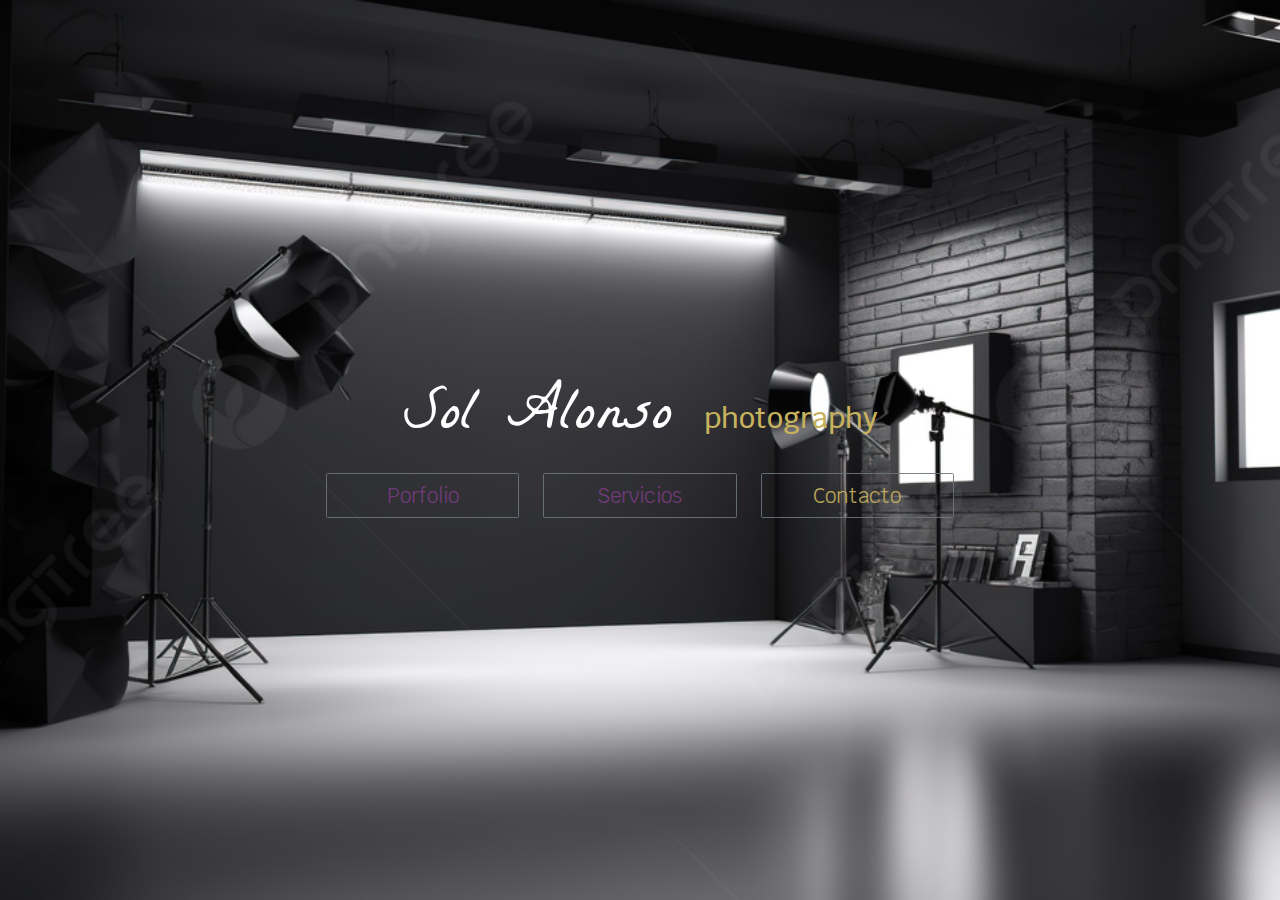
<file: index.html>
<!DOCTYPE html>
<html lang="en">
<head>
    <meta charset="UTF-8">
    <meta name="viewport" content="width=device-width, initial-scale=1.0">
    <link rel="icon" type="image/x-icon" href="./camara-favi.png">
    <title>Sol-fotografias</title>
    <link href="https://cdn.jsdelivr.net/npm/bootstrap@5.3.3/dist/css/bootstrap.min.css" rel="stylesheet" integrity="sha384-QWTKZyjpPEjISv5WaRU9OFeRpok6YctnYmDr5pNlyT2bRjXh0JMhjY6hW+ALEwIH" crossorigin="anonymous">
    <link rel="stylesheet" href="estilos.css">
    <link rel="stylesheet" href="https://cdn.jsdelivr.net/npm/bootstrap-icons@1.11.3/font/bootstrap-icons.min.css">
    <link rel="preconnect" href="https://fonts.googleapis.com">
    <link rel="preconnect" href="https://fonts.gstatic.com" crossorigin>
    <link href="https://fonts.googleapis.com/css2?family=Bona+Nova+SC:ital,wght@0,400;0,700;1,400&family=Krub:ital,wght@0,200;0,300;0,400;0,500;0,600;0,700;1,200;1,300;1,400;1,500;1,600;1,700&family=La+Belle+Aurore&display=swap" rel="stylesheet">
</head>
<body class="bg-succes row align-items-center justify-content-center vh-100" id="contenedor-foto">

    <div class="col-sm-6  text-center" >
        <h1>Sol Alonso 
            <span>photography</span>
        </h1>
        <div class="row">
            <div class="col-12 col-md-4 mt-2">
                <a class="btn btn-outline-secondary boton" href="porfolio.html" role="button">Porfolio</a>
            </div>
            <div class="col-12 col-md-4 mt-2">
                <a class="btn btn-outline-secondary boton" href="servicios.html" role="button">Servicios</a> 
            </div>
            <div class="col-12 col-md-4 mt-2">
                <a class="btn btn-outline-secondary boton-c" href="formulario.html" role="button">Contacto</a>
            </div>
          </div>
    </div>
<script src="https://cdn.jsdelivr.net/npm/bootstrap@5.3.3/dist/js/bootstrap.bundle.min.js" integrity="sha384-YvpcrYf0tY3lHB60NNkmXc5s9fDVZLESaAA55NDzOxhy9GkcIdslK1eN7N6jIeHz" crossorigin="anonymous"></script>  
</body>
</html>
</file>
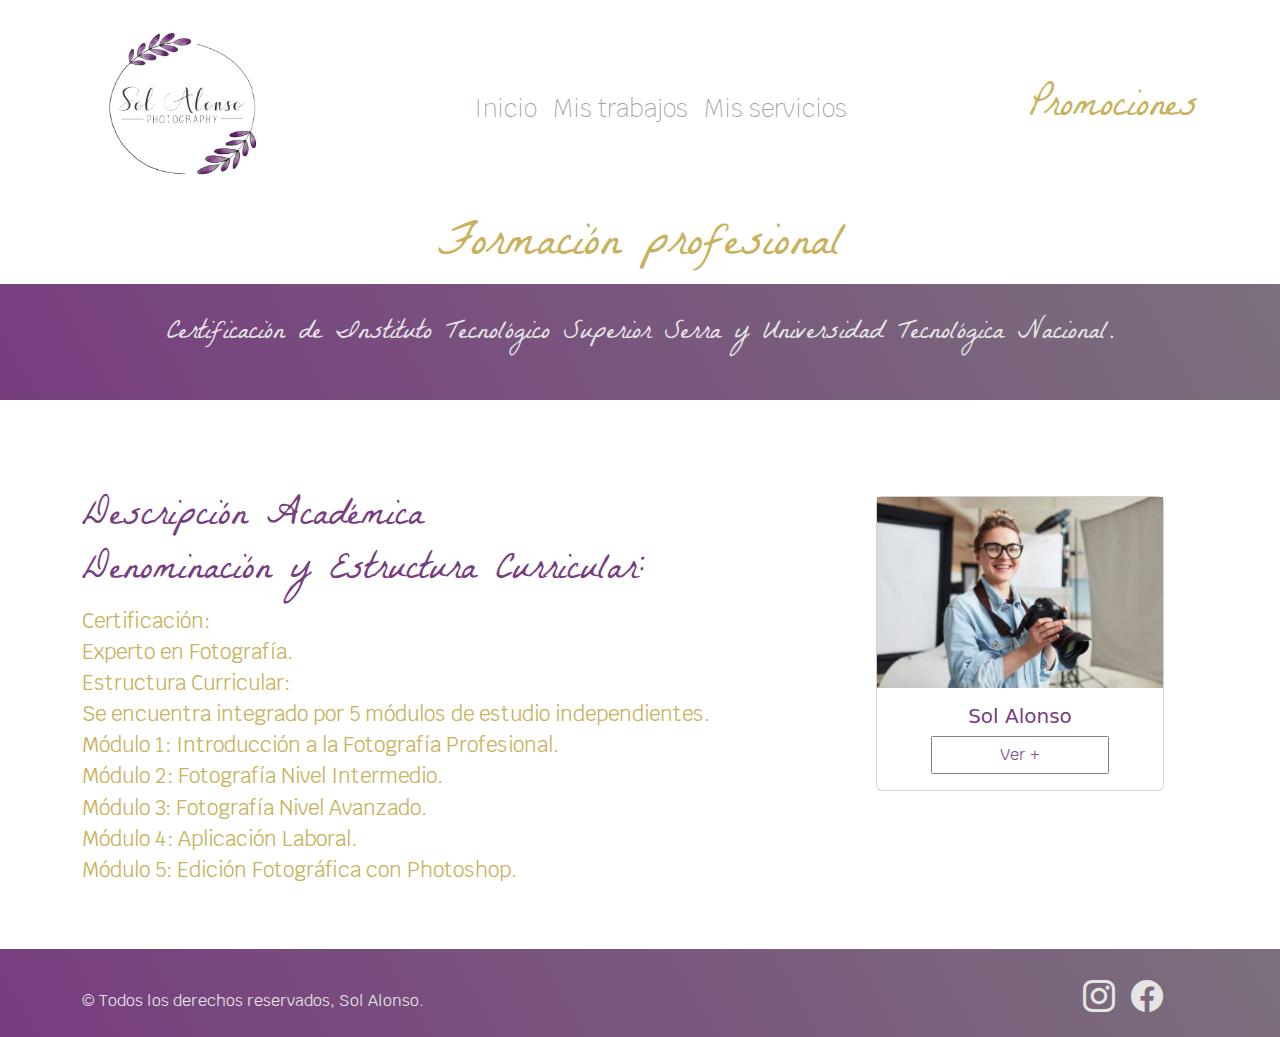
<file: formacion.html>
<!DOCTYPE html>
<html lang="en">
<head>
    <meta charset="UTF-8">
    <meta name="viewport" content="width=device-width, initial-scale=1.0">
    <link rel="icon" type="image/x-icon" href="./camara-favi.png">
    <title>Formación</title>
    <link href="https://cdn.jsdelivr.net/npm/bootstrap@5.3.3/dist/css/bootstrap.min.css" rel="stylesheet" integrity="sha384-QWTKZyjpPEjISv5WaRU9OFeRpok6YctnYmDr5pNlyT2bRjXh0JMhjY6hW+ALEwIH" crossorigin="anonymous">
    <link rel="stylesheet" href="estilos.css">
    <link rel="stylesheet" href="https://cdn.jsdelivr.net/npm/bootstrap-icons@1.11.3/font/bootstrap-icons.min.css">
    <link rel="preconnect" href="https://fonts.googleapis.com">
    <link rel="preconnect" href="https://fonts.gstatic.com" crossorigin>
    <link href="https://fonts.googleapis.com/css2?family=Bona+Nova+SC:ital,wght@0,400;0,700;1,400&family=Krub:ital,wght@0,200;0,300;0,400;0,500;0,600;0,700;1,200;1,300;1,400;1,500;1,600;1,700&family=La+Belle+Aurore&display=swap" rel="stylesheet">
</head>
<body>
<!--Barra nav-->
<div class="container">
<nav class="navbar navbar-expand-lg  barra-nav">
  <div class="container">
    <a class="navbar-brand" href="index.html">
        <img class="borde-logo" src="./logosol.png" alt="Sol Alonso">
    </a>
    <button class="navbar-toggler" type="button" data-bs-toggle="collapse" data-bs-target="#navbarNav" aria-controls="navbarNav" aria-expanded="false" aria-label="Toggle navigation">
      <span class="navbar-toggler-icon"></span>
    </button>
    <div class="collapse navbar-collapse" id="navbarNav">
      <ul class="navbar-nav">
        <li class="nav-item">
          <a class="nav-link active" aria-current="page" href="#"></a>
        </li>
        <li class="nav-item">
          <a class="nav-link" href="porfolio.html">Inicio</a>
        </li> 
        <li class="nav-item">
          <a class="nav-link" href="trabajos.html">Mis trabajos</a>
        </li>
        <li class="nav-item">
          <a class="nav-link" href="servicios.html">Mis servicios</a>
        </li>
      </ul>
    </div>
  </div>
  <a class="nav-link" id="color-a" href="promo.html">Promociones</a>
</nav>     
</div>

<main>
    <div class="container text-center mt-5">
        <h2>Formación profesional</h2>
    </div>
    <div class="container-fluid text-center mt-2 contenedor-p">
        <p id="color-p">Certificación de Instituto Tecnológico Superior Serra y Universidad Tecnológica Nacional.</p>
    </div>   
    <div class="container mt-5">
        <div class="row">
            <div class="col-8 mt-5 d-none d-md-block ">
                <h3>Descripción Académica</h3>
                <h3>Denominación y Estructura Curricular:</h3>
                    <p id="p-parrafo"> 
                      Certificación: <br> Experto en Fotografía. <br>
                      Estructura Curricular: <br> Se encuentra integrado por 5 módulos de estudio independientes. <br>
                      Módulo 1: Introducción a la Fotografía Profesional. <br> 
                      Módulo 2: Fotografía Nivel Intermedio. <br>
                      Módulo 3: Fotografía Nivel Avanzado. <br>
                      Módulo 4: Aplicación Laboral. <br>
                      Módulo 5: Edición Fotográfica con Photoshop. <br> 
                    </p>          
            </div>
            <div class="col-12 col-md-4 imag-quienes text-center mt-5">
                <div class="col d-flex justify-content-center">
                  <div class="card " style="width: 18rem;">
                    <img class="fotos-quienes" src="./solfotografa.jpg" class="card-img-top" alt="...">
                    <div class="card-body">
                      <h5 class="card-title">Sol Alonso</h5>
                      <!-- Button trigger modal -->
                      <button type="button" class="btn btn-outline-secondary boton-tarjeta" data-bs-toggle="modal" data-bs-target="#exampleModal">
                        Ver +
                      </button>
                      <!-- Modal -->
                      <div class="modal fade" id="exampleModal" tabindex="-1" aria-labelledby="exampleModalLabel" aria-hidden="true">
                        <div class="modal-dialog">
                          <div class="modal-content">
                            <div class="modal-header">
                              <h1 class="modal-title fs-5" id="exampleModalLabel">Especialista en Odontopediatría. </h1>
                              <button type="button" class="btn-close" data-bs-dismiss="modal" aria-label="Close"></button>
                            </div>
                            <div class="modal-body" id="letra-modal">
                                Mi viaje desde una rutina laboral educativa hasta convertirme en una apasionada
                                fotógrafa.
                                Confieso que mi corazón late más rápido al pulsar el botón de mi “máquina del tiempo”,
                                revelando así mi profundo amor por capturar momentos especiales.
                                Mi enfoque no es simplemente capturar imágenes, sino robar momentos, 
                                y mi sensibilidad se refleja en cada fotografía que tomo.
                            </div>
                            <div class="modal-footer">
                              <button type="button" class="btn btn-outline-secondary " data-bs-dismiss="modal">Inicio</button>
                            </div>
                          </div>
                        </div>
                      </div>
                    </div>
                  </div>
                </div>
                
            </div>
        </div>
    </div>
</main>

<footer class="pie mt-5">
    <div class="container">
      <div class="row">
        <div class="col-md-10 mt-3 d-flex align-items-center">
          <span class="pie-span mb-3 mb-md-0 ">© Todos los derechos reservados, Sol Alonso.</span>
        </div> 
        <ul class="col col-md-2 mt-4 justify-content-center list-unstyled d-flex">
          <li class="ms-3"><a class="iconos" href="https://www.instagram.com/?hl=es" target="_blank"><i class="bi bi-instagram"></i></a></li>
          <li class="ms-3"><a class="iconos" href="https://www.facebook.com/" target="_blank"><i class="bi bi-facebook"  ></i></a></li>
        </ul>
      </div>
    </div>
  </footer>        
  <script src="https://cdn.jsdelivr.net/npm/bootstrap@5.3.3/dist/js/bootstrap.bundle.min.js" integrity="sha384-YvpcrYf0tY3lHB60NNkmXc5s9fDVZLESaAA55NDzOxhy9GkcIdslK1eN7N6jIeHz" crossorigin="anonymous"></script>  
  </body>
  </html>
</file>
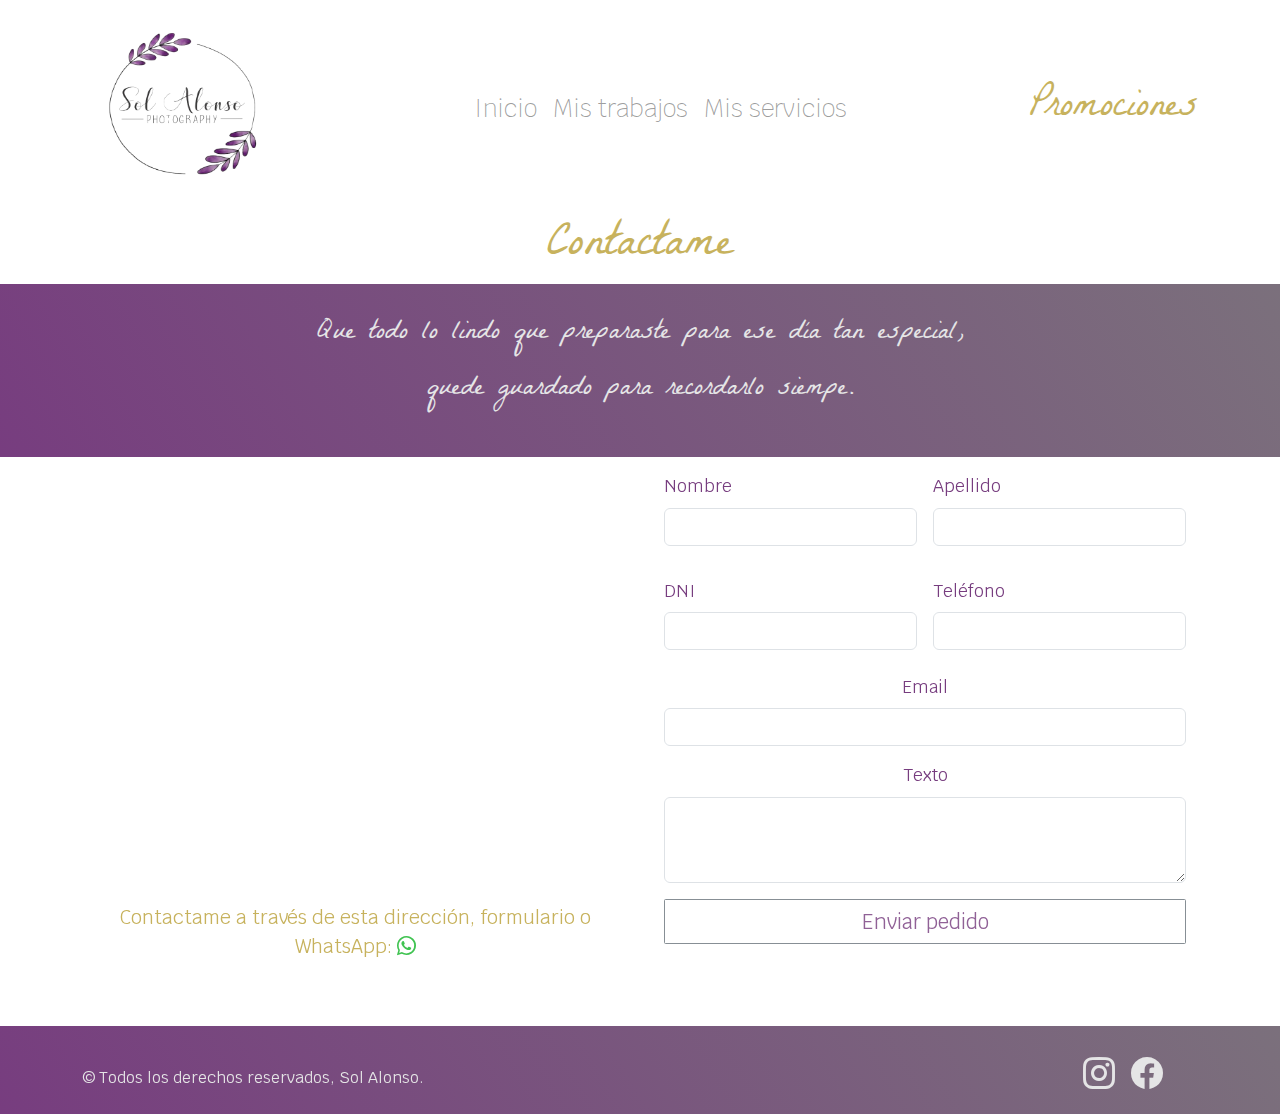
<file: formulario.html>
<!DOCTYPE html>
<html lang="en">
<head>
    <meta charset="UTF-8">
    <meta name="viewport" content="width=device-width, initial-scale=1.0">
    <link rel="icon" type="image/x-icon" href="./camara-favi.png">
    <title>Formulario</title>
    <link rel="stylesheet" href="https://cdn.jsdelivr.net/npm/bootstrap-icons@1.11.3/font/bootstrap-icons.min.css">
    <link href="https://cdn.jsdelivr.net/npm/bootstrap@5.3.3/dist/css/bootstrap.min.css" rel="stylesheet" integrity="sha384-QWTKZyjpPEjISv5WaRU9OFeRpok6YctnYmDr5pNlyT2bRjXh0JMhjY6hW+ALEwIH" crossorigin="anonymous">
    <link rel="stylesheet" href="estilos.css">
    <link rel="stylesheet" href="https://cdn.jsdelivr.net/npm/bootstrap-icons@1.11.3/font/bootstrap-icons.min.css">
    <link rel="preconnect" href="https://fonts.googleapis.com">
    <link rel="preconnect" href="https://fonts.gstatic.com" crossorigin>
    <link href="https://fonts.googleapis.com/css2?family=Bona+Nova+SC:ital,wght@0,400;0,700;1,400&family=Krub:ital,wght@0,200;0,300;0,400;0,500;0,600;0,700;1,200;1,300;1,400;1,500;1,600;1,700&family=La+Belle+Aurore&display=swap" rel="stylesheet">
</head>
<body>
<!--Barra nav-->
<div class="container">
  <nav class="navbar navbar-expand-lg  barra-nav">
    <div class="container">
      <a class="navbar-brand" href="index.html">
          <img class="borde-logo" src="./logosol.png" alt="Sol Alonso">
      </a>
      <button class="navbar-toggler" type="button" data-bs-toggle="collapse" data-bs-target="#navbarNav" aria-controls="navbarNav" aria-expanded="false" aria-label="Toggle navigation">
        <span class="navbar-toggler-icon"></span>
      </button>
      <div class="collapse navbar-collapse" id="navbarNav">
        <ul class="navbar-nav">
          <li class="nav-item">
            <a class="nav-link active" aria-current="page" href="#"></a>
          </li>
          <li class="nav-item">
            <a class="nav-link" href="index.html">Inicio</a>
          </li> 
          <li class="nav-item">
            <a class="nav-link" href="trabajos.html">Mis trabajos</a>
          </li>
          <li class="nav-item">
            <a class="nav-link" href="servicios.html">Mis servicios</a>
          </li>
        </ul>
      </div>
    </div>
    <a class="nav-link" id="color-a" href="promo.html">Promociones</a>
  </nav>     
</div> 

<!--Formulario-->
<div class="container text-center mt-5">
    <h2>Contactame</h2>
</div>
<div class="container-fluid text-center mt-2 contenedor-p">
  <p id="color-p">Que todo lo lindo que preparaste para ese día tan especial,</p>
  <p id="color-p"> quede guardado para recordarlo siempe.</p>
</div>

    <form action="">
      <div class="container">
        <div class="row">
          <div class="col 12 col-md-6 mt-3">
            <iframe src="https://www.google.com/maps/embed?pb=!1m18!1m12!1m3!1d54411.51855240939!2d-68.53246349999999!3d-31.531851900000003!2m3!1f0!2f0!3f0!3m2!1i1024!2i768!
             4f13.1!3m3!1m2!1s0x96814029a33cd497%3A0xbff3a3a0233cfcb3!2sSan%20Juan!5e0!3m2!1ses-419!2sar!4v1734411608725!5m2!1ses-419!2sar"
             width="100%" height="400" style="border:0;" allowfullscreen="" loading="lazy" referrerpolicy="no-referrer-when-downgrade">
            </iframe>
            <p class="text-center mt-4" style="font-size: 1.2rem;">Contactame a través de esta dirección, formulario o WhatsApp:
              <a href="https://web.whatsapp.com/">
                <i id="wp" class="bi bi-whatsapp"></i>
              </a>
            </p>
          </div>
            <!--Form--> 
          <div class="col 12 col-md-6">
           <div class="container mt-3" id="letras-formulario">
            <div class="row g-3">
                <div class="col">
                    <label for="exampleFormControlInput1" class="form-label">Nombre</label>
                  <input type="text" class="form-control" aria-label="First name">
                </div>
                <div class="col">
                  <label for="exampleFormControlInput1" class="form-label">Apellido</label>  
                  <input type="text" class="form-control" aria-label="Last name">
                </div>
              </div>
              <div class="row g-3">
                <div class="col mt-5">
                    <label for="exampleFormControlInput1" class="form-label">DNI</label>
                  <input type="text" class="form-control" aria-label="First name">
                </div>
                <div class="col mt-5">
                  <label for="exampleFormControlInput1" class="form-label">Teléfono</label>  
                  <input type="tel" class="form-control" aria-label="Last name">
                </div>
              </div>
              <div class="mb-3 mt-4 text-center">
                <label for="exampleFormControlInput1" class="form-label">Email</label>
                <input type="email" class="form-control" id="exampleFormControlInput1">
              </div>
              <div class="mb-3 text-center">
                <label for="exampleFormControlTextarea1" class="form-label">Texto</label>
                <textarea class="form-control" id="exampleFormControlTextarea1" rows="3"></textarea>
              </div>
              <div class="col-12 text-center mt-3">
                <div class="boton" id="boton-formulario">
                  <a href="servicios.html">
                    <button type="button" class="btn btn-outline-secondary boton">Enviar pedido</button>
                  </a>  
                </div>   
              </div>
        </div>
      </div>
    </div>
      </div>
    </form>      

 <footer class="pie mt-5">
  <div class="container">
    <div class="row">
      <div class="col-md-10 mt-3 d-flex align-items-center">
        <span class="pie-span mb-3 mb-md-0 ">© Todos los derechos reservados, Sol Alonso.</span>
      </div> 
      <ul class="col col-md-2 mt-4 justify-content-center list-unstyled d-flex">
        <li class="ms-3"><a class="iconos" href="https://www.instagram.com/?hl=es" target="_blank"><i class="bi bi-instagram"></i></a></li>
        <li class="ms-3"><a class="iconos" href="https://www.facebook.com/" target="_blank"><i class="bi bi-facebook"  ></i></a></li>
      </ul>
    </div>
  </div>
</footer>       
<script src="https://cdn.jsdelivr.net/npm/bootstrap@5.3.3/dist/js/bootstrap.bundle.min.js" integrity="sha384-YvpcrYf0tY3lHB60NNkmXc5s9fDVZLESaAA55NDzOxhy9GkcIdslK1eN7N6jIeHz" crossorigin="anonymous"></script>  
</body>
</html>
</file>
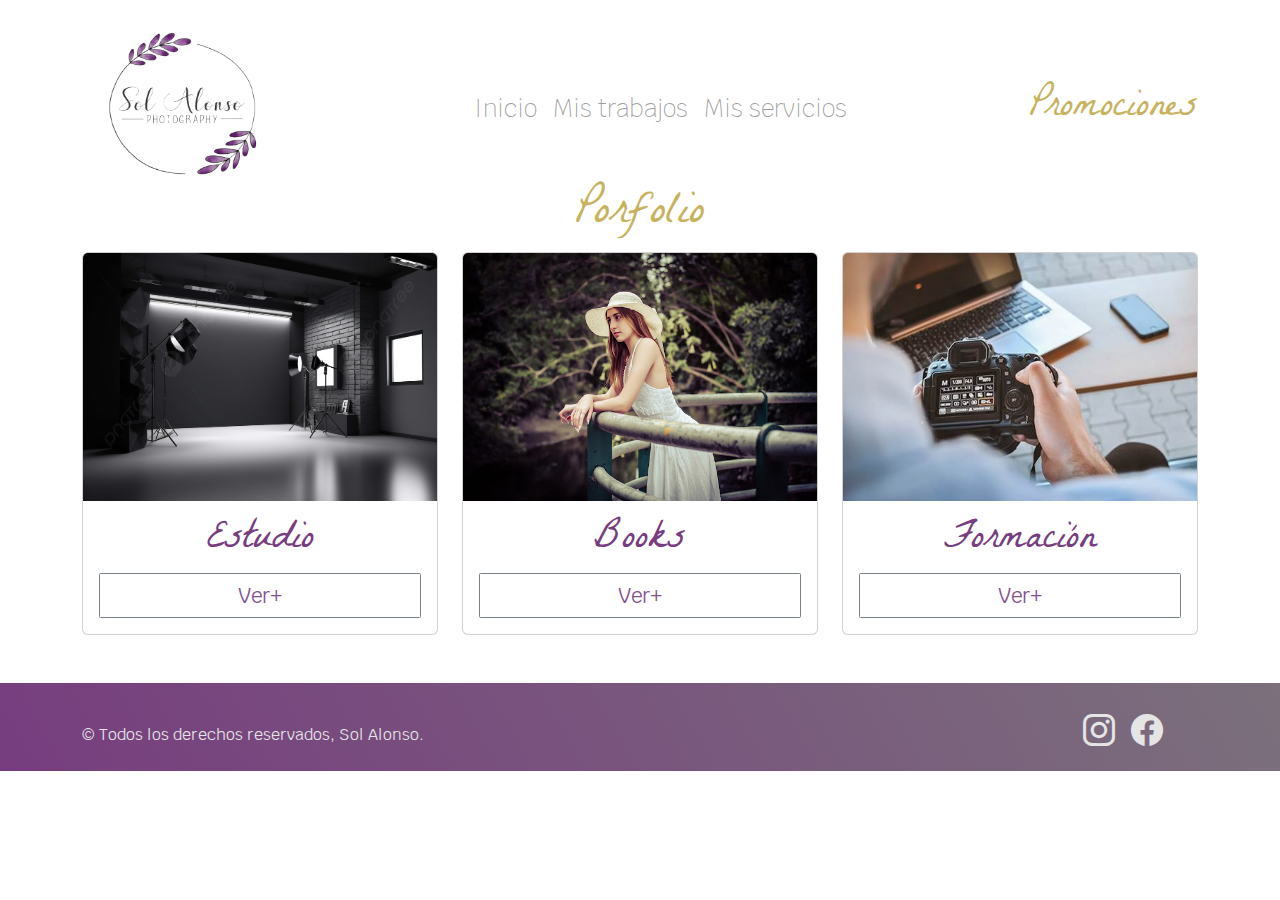
<file: porfolio.html>
<!DOCTYPE html>
<html lang="en">
<head>
    <meta charset="UTF-8">
    <meta name="viewport" content="width=device-width, initial-scale=1.0">
    <link rel="icon" type="image/x-icon" href="./camara-favi.png">
    <title>Porfolio</title>
    <link href="https://cdn.jsdelivr.net/npm/bootstrap@5.3.3/dist/css/bootstrap.min.css" rel="stylesheet" integrity="sha384-QWTKZyjpPEjISv5WaRU9OFeRpok6YctnYmDr5pNlyT2bRjXh0JMhjY6hW+ALEwIH" crossorigin="anonymous">
    <link rel="stylesheet" href="estilos.css">
    <link rel="stylesheet" href="https://cdn.jsdelivr.net/npm/bootstrap-icons@1.11.3/font/bootstrap-icons.min.css">
    <link rel="preconnect" href="https://fonts.googleapis.com">
    <link rel="preconnect" href="https://fonts.gstatic.com" crossorigin>
    <link href="https://fonts.googleapis.com/css2?family=Bona+Nova+SC:ital,wght@0,400;0,700;1,400&family=Krub:ital,wght@0,200;0,300;0,400;0,500;0,600;0,700;1,200;1,300;1,400;1,500;1,600;1,700&family=La+Belle+Aurore&display=swap" rel="stylesheet">
</head>
<body>
<!--Barra nav-->
<div class="container">
<nav class="navbar navbar-expand-lg  barra-nav">
  <div class="container">
    <a class="navbar-brand" href="index.html">
        <img class="borde-logo" src="./logosol.png" alt="Sol Alonso">
    </a>
    <button class="navbar-toggler" type="button" data-bs-toggle="collapse" data-bs-target="#navbarNav" aria-controls="navbarNav" aria-expanded="false" aria-label="Toggle navigation">
      <span class="navbar-toggler-icon"></span>
    </button>
    <div class="collapse navbar-collapse" id="navbarNav">
      <ul class="navbar-nav">
        <li class="nav-item">
          <a class="nav-link active" aria-current="page" href="#"></a>
        </li>
        <li class="nav-item">
          <a class="nav-link" href="index.html">Inicio</a>
        </li> 
        <li class="nav-item">
          <a class="nav-link" href="trabajos.html">Mis trabajos</a>
        </li>
        <li class="nav-item">
          <a class="nav-link" href="servicios.html">Mis servicios</a>
        </li>
      </ul>
    </div>
  </div>
  <a class="nav-link" id="color-a" href="promo.html">Promociones</a>
</nav>     
</div>

<main class="container-fluid text-center mt-3">
    <h2>Porfolio</h2>
    <div class="container text-center">
        <div class="row">
          <div class="col-12 col-md-4">
            <div class="card" >
                <img src="./estudiob&n.jpg" class="card-img-top" alt="...">
                <div class="card-body">
                  <h5 class="card-title titulo-card">Estudio</h5>
                 
                  <a href="video.html" class="btn btn-outline-secondary boton">Ver+</a>
                </div>
              </div>
          </div>
          <div class="col-12 col-md-4">
            <div class="card" >
                <img src="./book1.JPG" class="card-img-top" alt="...">
                <div class="card-body">
                  <h5 class="card-title titulo-card">Books</h5>
                  
                  <a href="trabajos.html" class="btn btn-outline-secondary boton">Ver+</a>
                </div>
              </div>
          </div>
          <div class="col-12 col-md-4">
            <div class="card" >
                <img src="./academica.jpg" class="card-img-top" alt="...">
                <div class="card-body">
                  <h5 class="card-title titulo-card">Formación</h5>
                  
                  <a href="formacion.html" class="btn btn-outline-secondary boton">Ver+</a>
                </div>
              </div>
          </div>
        </div>
      </div>
</main>

<footer class="pie mt-5">
    <div class="container">
      <div class="row">
        <div class="col-md-10 mt-3 d-flex align-items-center">
          <span class="pie-span mb-3 mb-md-0 ">© Todos los derechos reservados, Sol Alonso.</span>
        </div> 
        <ul class="col col-md-2 mt-4 justify-content-center list-unstyled d-flex">
          <li class="ms-3"><a class="iconos" href="https://www.instagram.com/?hl=es" target="_blank"><i class="bi bi-instagram"></i></a></li>
          <li class="ms-3"><a class="iconos" href="https://www.facebook.com/" target="_blank"><i class="bi bi-facebook"  ></i></a></li>
        </ul>
      </div>
    </div>
  </footer>        
  <script src="https://cdn.jsdelivr.net/npm/bootstrap@5.3.3/dist/js/bootstrap.bundle.min.js" integrity="sha384-YvpcrYf0tY3lHB60NNkmXc5s9fDVZLESaAA55NDzOxhy9GkcIdslK1eN7N6jIeHz" crossorigin="anonymous"></script>  
  </body>
  </html>
</file>
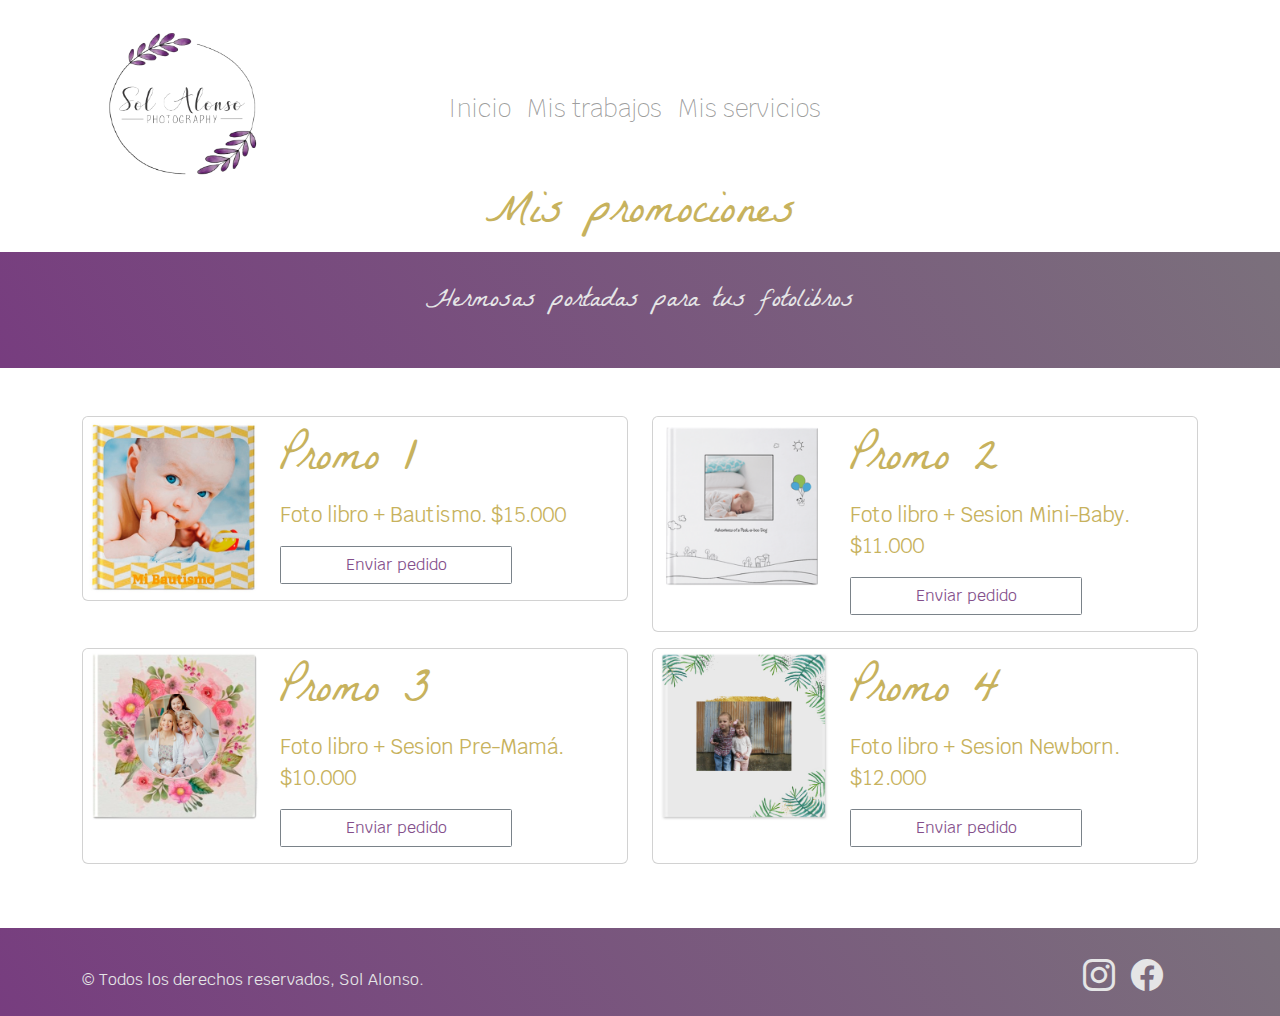
<file: promo.html>
<!DOCTYPE html>
<html lang="en">
<head>
    <meta charset="UTF-8">
    <meta name="viewport" content="width=device-width, initial-scale=1.0">
    <link rel="icon" type="image/x-icon" href="./camara-favi.png">
    <title>Promo</title>
    <link rel="stylesheet" href="https://cdn.jsdelivr.net/npm/bootstrap-icons@1.11.3/font/bootstrap-icons.min.css">
    <link href="https://cdn.jsdelivr.net/npm/bootstrap@5.3.3/dist/css/bootstrap.min.css" rel="stylesheet" integrity="sha384-QWTKZyjpPEjISv5WaRU9OFeRpok6YctnYmDr5pNlyT2bRjXh0JMhjY6hW+ALEwIH" crossorigin="anonymous">
    <link rel="stylesheet" href="estilos.css">
    <link rel="stylesheet" href="https://cdn.jsdelivr.net/npm/bootstrap-icons@1.11.3/font/bootstrap-icons.min.css">
    <link rel="preconnect" href="https://fonts.googleapis.com">
    <link rel="preconnect" href="https://fonts.gstatic.com" crossorigin>
    <link href="https://fonts.googleapis.com/css2?family=Bona+Nova+SC:ital,wght@0,400;0,700;1,400&family=Krub:ital,wght@0,200;0,300;0,400;0,500;0,600;0,700;1,200;1,300;1,400;1,500;1,600;1,700&family=La+Belle+Aurore&display=swap" rel="stylesheet">
</head>
<body>
<!--Barra nav-->
<div class="container">
  <nav class="navbar navbar-expand-lg  barra-nav">
    <div class="container">
      <a class="navbar-brand" href="index.html">
          <img class="borde-logo" src="./logosol.png" alt="Sol Alonso">
      </a>
      <button class="navbar-toggler" type="button" data-bs-toggle="collapse" data-bs-target="#navbarNav" aria-controls="navbarNav" aria-expanded="false" aria-label="Toggle navigation">
        <span class="navbar-toggler-icon"></span>
      </button>
      <div class="collapse navbar-collapse" id="navbarNav">
        <ul class="navbar-nav" style="margin-right: 220px;">
          <li class="nav-item">
            <a class="nav-link active" aria-current="page" href="#"></a>
          </li>
          <li class="nav-item">
            <a class="nav-link" href="index.html">Inicio</a>
          </li> 
          <li class="nav-item">
            <a class="nav-link" href="trabajos.html">Mis trabajos</a>
          </li>
          <li class="nav-item">
            <a class="nav-link" href="servicios.html">Mis servicios</a>
          </li>
        </ul>
      </div>
    </div>
  </nav>     
</div> 
<!--Promo-->
<div class="container text-center mt-3">
    <div class="container mt-2">
        <h2>Mis promociones</h2>
    </div>
</div>  
<div class="container-fluid text-center mt-2 contenedor-p">
  <p id="color-p">Hermosas portadas para tus fotolibros</p>
</div>  
<!--Promociones-->
<main class="container mt-5">
  <div class="row">
    <div class="col-md-6">
      <div class="card mb-3" >
        <div class="row g-0">
          <div class="col-md-4">
            <img src="./fotolibro-Bautismo.jpeg" class="img-fluid rounded-start" alt="...">
          </div>
          <div class="col-md-8">
            <div class="card-body">
              <h2>Promo 1</h2>
              <p id="p-parrafo">Foto libro + Bautismo. $15.000</p>
              <a href="formulario.html">
                <button type="button" class="btn btn-outline-secondary boton-tarjeta">Enviar pedido</button>
              </a> 
            </div>
          </div>
        </div>
      </div>
    </div>
    <div class="col-md-6">
      <div class="card mb-3">
        <div class="row g-0">
          <div class="col-md-4">
            <img src="./Fotolibro de Bebe.png" class="img-fluid rounded-start" alt="...">
          </div>
          <div class="col-md-8">
            <div class="card-body">
              <h2>Promo 2</h2>
              <p id="p-parrafo">Foto libro + Sesion Mini-Baby. $11.000</p>
              <a href="formulario.html">
                <button type="button" class="btn btn-outline-secondary boton-tarjeta">Enviar pedido</button>
              </a> 
            </div>
          </div>
        </div>
      </div>
    </div>
  </div>

  <div class="row">
    <div class="col-md-6">
      <div class="card mb-3" >
        <div class="row g-0">
          <div class="col-md-4">
            <img src="./Mamá.jpeg" class="img-fluid rounded-start" alt="...">
          </div>
          <div class="col-md-8">
            <div class="card-body">
              <h2>Promo 3</h2>
              <p id="p-parrafo">Foto libro + Sesion Pre-Mamá. $10.000</p>
              <a href="formulario.html">
                <button type="button" class="btn btn-outline-secondary boton-tarjeta">Enviar pedido</button>
              </a> 
            </div>
          </div>
        </div>
      </div>
    </div>
    <div class="col-md-6">
      <div class="card mb-3" >
        <div class="row g-0">
          <div class="col-md-4">
            <img src="./new.png" class="img-fluid rounded-start" alt="...">
          </div>
          <div class="col-md-8">
            <div class="card-body">
             <h2>Promo 4</h2>
              <p id="p-parrafo">Foto libro + Sesion Newborn. $12.000</p>
              <a href="formulario.html">
                <button type="button" class="btn btn-outline-secondary boton-tarjeta">Enviar pedido</button>
              </a> 
            </div>
          </div>
        </div>
      </div>
    </div>
  </div>
</main>
<footer class="pie mt-5">
  <div class="container">
    <div class="row">
      <div class="col-md-10 mt-3 d-flex align-items-center">
        <span class="pie-span mb-3 mb-md-0 ">© Todos los derechos reservados, Sol Alonso.</span>
      </div> 
      <ul class="col col-md-2 mt-4 justify-content-center list-unstyled d-flex">
        <li class="ms-3"><a class="iconos" href="https://www.instagram.com/?hl=es" target="_blank"><i class="bi bi-instagram"></i></a></li>
        <li class="ms-3"><a class="iconos" href="https://www.facebook.com/" target="_blank"><i class="bi bi-facebook"  ></i></a></li>
      </ul>
    </div>
  </div>
</footer>        
<script src="https://cdn.jsdelivr.net/npm/bootstrap@5.3.3/dist/js/bootstrap.bundle.min.js" integrity="sha384-YvpcrYf0tY3lHB60NNkmXc5s9fDVZLESaAA55NDzOxhy9GkcIdslK1eN7N6jIeHz" crossorigin="anonymous"></script>  
</body>
</html>
</file>
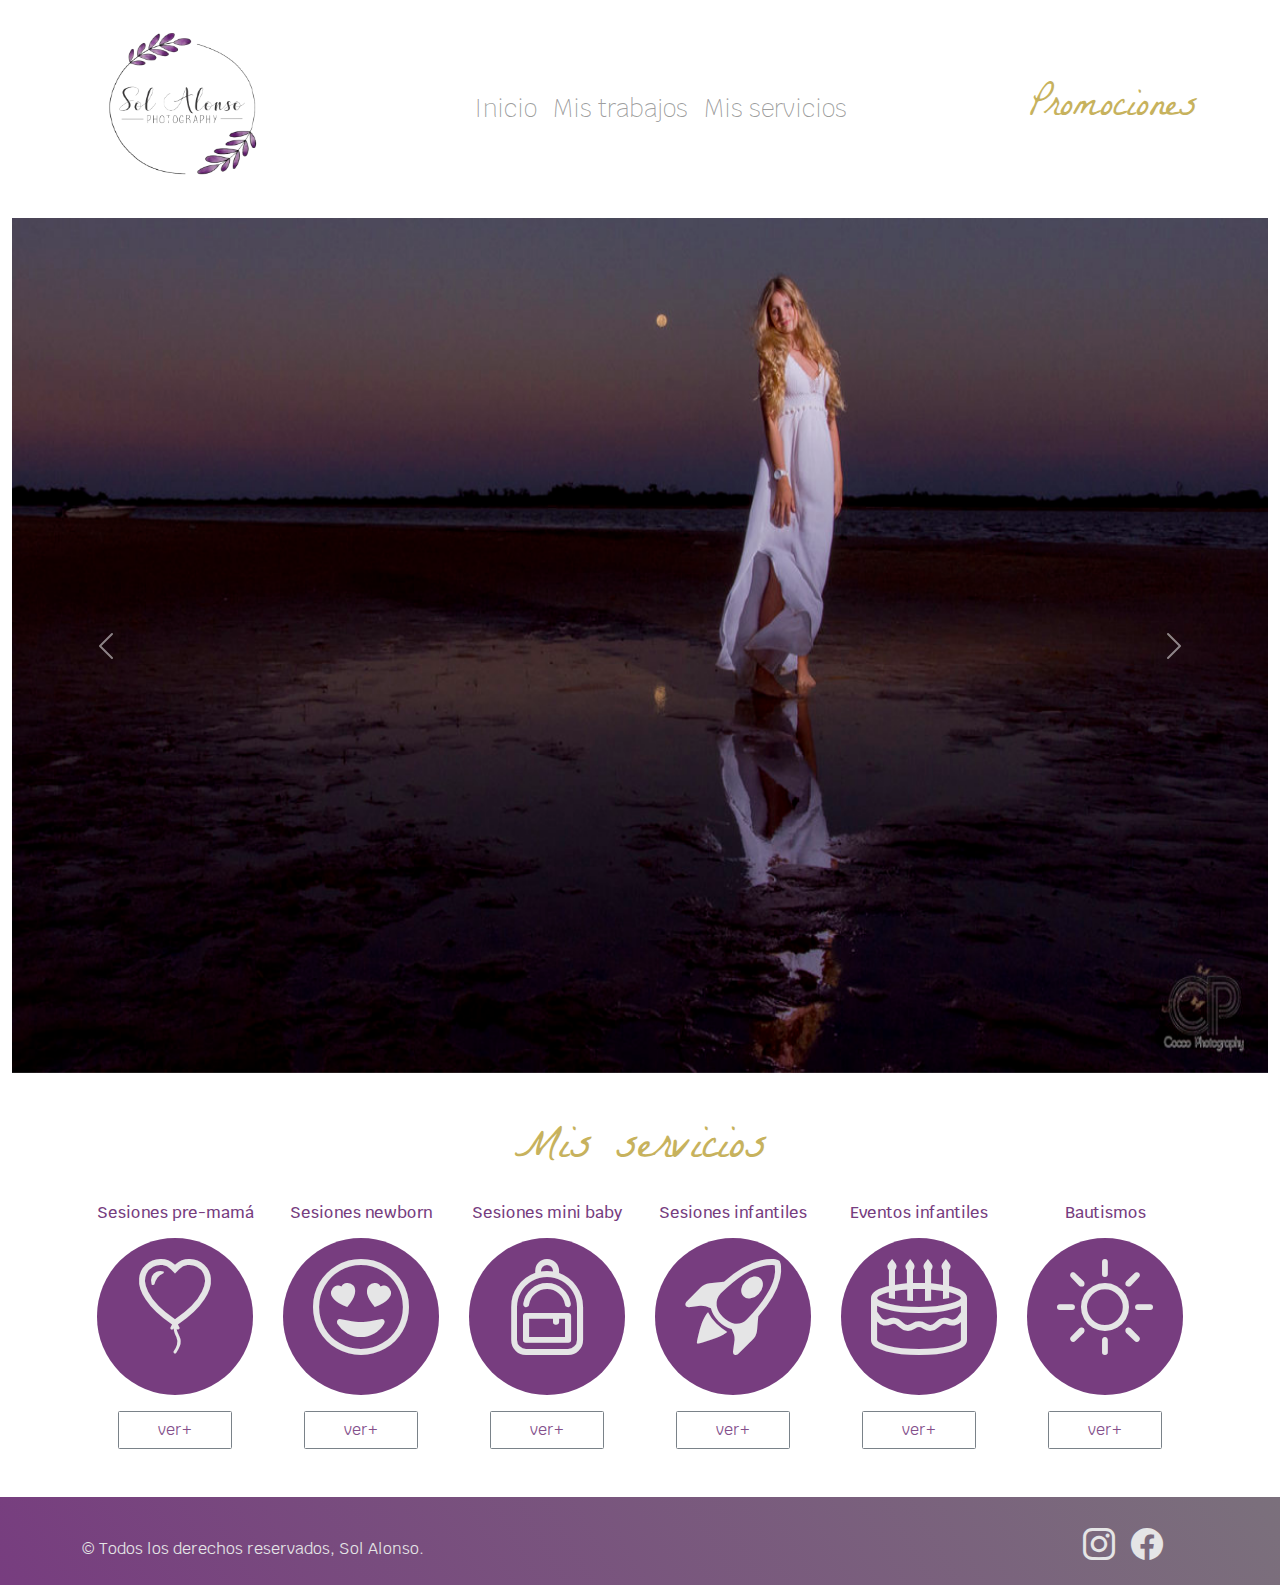
<file: servicios.html>
<!DOCTYPE html>
<html lang="en">
<head>
    <meta charset="UTF-8">
    <meta name="viewport" content="width=device-width, initial-scale=1.0">
    <link rel="icon" type="image/x-icon" href="./camara-favi.png">
    <title>Mis Servicios</title>
    <link rel="stylesheet" href="https://cdn.jsdelivr.net/npm/bootstrap-icons@1.11.3/font/bootstrap-icons.min.css">
    <link href="https://cdn.jsdelivr.net/npm/bootstrap@5.3.3/dist/css/bootstrap.min.css" rel="stylesheet" integrity="sha384-QWTKZyjpPEjISv5WaRU9OFeRpok6YctnYmDr5pNlyT2bRjXh0JMhjY6hW+ALEwIH" crossorigin="anonymous">
    <link rel="stylesheet" href="estilos.css">
    <link rel="stylesheet" href="https://cdn.jsdelivr.net/npm/bootstrap-icons@1.11.3/font/bootstrap-icons.min.css">
    <link rel="preconnect" href="https://fonts.googleapis.com">
    <link rel="preconnect" href="https://fonts.gstatic.com" crossorigin>
    <link href="https://fonts.googleapis.com/css2?family=Bona+Nova+SC:ital,wght@0,400;0,700;1,400&family=Krub:ital,wght@0,200;0,300;0,400;0,500;0,600;0,700;1,200;1,300;1,400;1,500;1,600;1,700&family=La+Belle+Aurore&display=swap" rel="stylesheet">
</head>
<body>
<!--Barra nav-->
<div class="container">
  <nav class="navbar navbar-expand-lg  barra-nav">
    <div class="container">
      <a class="navbar-brand" href="index.html">
          <img class="borde-logo" src="./logosol.png" alt="Sol Alonso">
      </a>
      <button class="navbar-toggler" type="button" data-bs-toggle="collapse" data-bs-target="#navbarNav" aria-controls="navbarNav" aria-expanded="false" aria-label="Toggle navigation">
        <span class="navbar-toggler-icon"></span>
      </button>
      <div class="collapse navbar-collapse" id="navbarNav">
        <ul class="navbar-nav">
          <li class="nav-item">
            <a class="nav-link active" aria-current="page" href="#"></a>
          </li>
          <li class="nav-item">
            <a class="nav-link" href="index.html">Inicio</a>
          </li> 
          <li class="nav-item">
            <a class="nav-link" href="trabajos.html">Mis trabajos</a>
          </li>
          <li class="nav-item">
            <a class="nav-link" href="servicios.html">Mis servicios</a>
          </li>
        </ul>
      </div>
    </div>
    <a class="nav-link" id="color-a" href="promo.html">Promociones</a>
  </nav>     
</div> 
<!--Carrusel-->
<div class="container-fluid mt-5">
<div id="carouselExampleAutoplaying" class="carousel slide" data-bs-ride="carousel">
    <div class="carousel-inner">
      <div class="carousel-item active">
        <img  src="./book-valen-15.jpg" class="d-block w-100" alt="...">
      </div>
      <div class="carousel-item">
        <img  src="./fotografo_paisaje.jpg" class="d-block w-100" alt="...">
      </div>
      <div class="carousel-item">
        <img  src="./fotografo-camara-.jpg" class="d-block w-100" alt="...">
      </div>
    </div>
    <button class="carousel-control-prev" type="button" data-bs-target="#carouselExampleAutoplaying" data-bs-slide="prev">
      <span class="carousel-control-prev-icon" aria-hidden="true"></span>
      <span class="visually-hidden">Previous</span>
    </button>
    <button class="carousel-control-next" type="button" data-bs-target="#carouselExampleAutoplaying" data-bs-slide="next">
      <span class="carousel-control-next-icon" aria-hidden="true"></span>
      <span class="visually-hidden">Next</span>
    </button>
  </div>
</div>
   
<!--Servicios-->
<main class="container mt-2">
    <div class="container text-center mt-5">
        <div class="container mt-2">
            <h2>Mis servicios</h2>
        </div>
      <div class="row">
            <div class="col-6 col-md-2 mt-3"> 
                <div>
                    <h4 class="text-center">
                        Sesiones
                        pre-mamá
                    </h4>
                </div>
                <div class="circulo mt-3">
                    <a class="icono-ser" href="trabajos.html">
                        <i class="bi bi-balloon-heart "></i>
                    </a>                   
                </div>
                 <div class="ver mt-3 d-none d-md-block">
                    <button type="button" class="btn btn-outline-secondary boton-tarjeta" data-bs-toggle="modal" data-bs-target="#exampleModal" data-bs-whatever="@getbootstrap">
                        ver+
                    </button>
                    <!--Modal-->    
                    <div class="modal fade text-center"  id="exampleModal" tabindex="-1" aria-labelledby="exampleModalLabel" aria-hidden="true">
                      <div class="modal-dialog">
                        <div class="modal-content text-center" id="body-pp">
                          <div class="modal-header">
                            <h2 class="letra-titulo-modal modal-title fs-5" id="exampleModalLabel">¿Cuál es tu consulta?</h2>
                            <button type="button" class="btn-close" data-bs-dismiss="modal" aria-label="Close"></button>
                          </div>
                          <div class="modal-body">
                            <form>
                              <div class="mb-3">
                                <label for="recipient-name" class="col-form-label" id="letra-modal" >Nombre y Apellido:</label>
                                <input type="text" class="form-control" id="recipient-name">
                              </div>
                              <div class="mb-3">
                                <label for="message-text" class="col-form-label" id="letra-modal">Mensaje:</label>
                                <textarea class="form-control" id="message-text"></textarea>
                              </div>
                            </form>
                          </div>
                          <div class="modal-footer">
                            <button type="button" class="btn btn-s btn-light" data-bs-dismiss="modal">Cerrar</button>
                            <a href="https://api.whatsapp.com/send?phone=005492644393430" target="_blank">
                                <button type="button" class="btn btn-s btn-light">Enviar consulta</button>
                            </a>
                          </div>
                        </div>
                      </div>
                    </div>
                 </div>
            </div> 
            <div class="col-6 col-md-2 mt-3">
                <div>
                    <h4>Sesiones
                        newborn
                    </h4>
                </div>
                <div class="circulo mt-3">
                    <a class="icono-ser" href="trabajos.html">
                        <i class="bi bi-emoji-heart-eyes"></i>
                    </a>
                </div>
                <div class="ver mt-3 d-none d-md-block">
                    <button type="button" class="btn btn-outline-secondary boton-tarjeta" data-bs-toggle="modal" data-bs-target="#exampleModal" data-bs-whatever="@getbootstrap">
                        ver+
                    </button>
                    <!--Modal-->    
                    <div class="modal fade text-center"  id="exampleModal" tabindex="-1" aria-labelledby="exampleModalLabel" aria-hidden="true">
                      <div class="modal-dialog">
                        <div class="modal-content text-center">
                          <div class="modal-header">
                            <h2 class="letra-titulo-modal modal-title fs-5" id="exampleModalLabel">¿Cuál es tu consulta?</h2>
                            <button type="button" class="btn-close" data-bs-dismiss="modal" aria-label="Close"></button>
                          </div>
                          <div class="modal-body">
                            <form>
                              <div class="mb-3">
                                <label for="recipient-name" class="col-form-label" id="letra-modal" >Nombre y Apellido:</label>
                                <input type="text" class="form-control" id="recipient-name">
                              </div>
                              <div class="mb-3">
                                <label for="message-text" class="col-form-label" id="letra-modal">Mensaje:</label>
                                <textarea class="form-control" id="message-text"></textarea>
                              </div>
                            </form>
                          </div>
                          <div class="modal-footer">
                            <button type="button" class="btn btn-s btn-light" data-bs-dismiss="modal">Cerrar</button>
                            <a href="servicios.html">
                                <button type="button" class="btn btn-s btn-light">Enviar consulta</button>
                            </a>
                          </div>
                        </div>
                      </div>
                    </div>
                 </div>
            </div>
            <div class="col-6 col-md-2 mt-3">
                <div>
                    <h4>Sesiones
                        mini baby
                    </h4>
                </div>
                <div class="circulo mt-3">
                    <a class="icono-ser" href="trabajos.html">
                        <i class="bi bi-backpack"></i>
                    </a>    
                </div>
                <div class="ver mt-3 d-none d-md-block">
                    <button type="button" class="btn btn-outline-secondary boton-tarjeta" data-bs-toggle="modal" data-bs-target="#exampleModal" data-bs-whatever="@getbootstrap">
                        ver+
                    </button>
                    <!--Modal-->    
                    <div class="modal fade text-center"  id="exampleModal" tabindex="-1" aria-labelledby="exampleModalLabel" aria-hidden="true">
                      <div class="modal-dialog">
                        <div class="modal-content text-center" id="body-pp">
                          <div class="modal-header">
                            <h2 class="letra-titulo-modal modal-title fs-5" id="exampleModalLabel">¿Cuál es tu consulta?</h2>
                            <button type="button" class="btn-close" data-bs-dismiss="modal" aria-label="Close"></button>
                          </div>
                          <div class="modal-body">
                            <form>
                              <div class="mb-3">
                                <label for="recipient-name" class="col-form-label" id="letra-modal" >Nombre y Apellido:</label>
                                <input type="text" class="form-control" id="recipient-name">
                              </div>
                              <div class="mb-3">
                                <label for="message-text" class="col-form-label" id="letra-modal">Mensaje:</label>
                                <textarea class="form-control" id="message-text"></textarea>
                              </div>
                            </form>
                          </div>
                          <div class="modal-footer">
                            <button type="button" class="btn btn-s btn-light" data-bs-dismiss="modal">Cerrar</button>
                            <a href="https://api.whatsapp.com/send?phone=005492644393430" target="_blank">
                                <button type="button" class="btn btn-s btn-light">Enviar consulta</button>
                            </a>
                          </div>
                        </div>
                      </div>
                    </div>
                 </div>
            </div>
            <div class="col-6 col-md-2 mt-3">
                <div>
                    <h4>Sesiones
                        infantiles
                    </h4>
                </div>
                <div class="circulo mt-3">
                    <a class="icono-ser" href="trabajos.html">
                        <i class="bi bi-rocket-takeoff"></i>
                    </a>                
                </div>
                <div class="ver mt-3 d-none d-md-block">
                    <button type="button" class="btn btn-outline-secondary boton-tarjeta" data-bs-toggle="modal" data-bs-target="#exampleModal" data-bs-whatever="@getbootstrap">
                        ver+
                    </button>
                    <!--Modal-->    
                    <div class="modal fade text-center"  id="exampleModal" tabindex="-1" aria-labelledby="exampleModalLabel" aria-hidden="true">
                      <div class="modal-dialog">
                        <div class="modal-content text-center" id="body-pp">
                          <div class="modal-header">
                            <h2 class="letra-titulo-modal modal-title fs-5" id="exampleModalLabel">¿Cuál es tu consulta?</h2>
                            <button type="button" class="btn-close" data-bs-dismiss="modal" aria-label="Close"></button>
                          </div>
                          <div class="modal-body">
                            <form>
                              <div class="mb-3">
                                <label for="recipient-name" class="col-form-label" id="letra-modal" >Nombre y Apellido:</label>
                                <input type="text" class="form-control" id="recipient-name">
                              </div>
                              <div class="mb-3">
                                <label for="message-text" class="col-form-label" id="letra-modal">Mensaje:</label>
                                <textarea class="form-control" id="message-text"></textarea>
                              </div>
                            </form>
                          </div>
                          <div class="modal-footer">
                            <button type="button" class="btn btn-s btn-light" data-bs-dismiss="modal">Cerrar</button>
                            <a href="https://api.whatsapp.com/send?phone=005492644393430" target="_blank">
                                <button type="button" class="btn btn-s btn-light">Enviar consulta</button>
                            </a>
                          </div>
                        </div>
                      </div>
                    </div>
                 </div>           
            </div>
            <div class="col-6 col-md-2 mt-3">
                <div>
                    <h4>Eventos
                        infantiles
                    </h4>
                </div>
                <div class="circulo mt-3">
                    <a class="icono-ser" href="trabajos.html">
                        <i class="bi bi-cake2"></i>
                    </a>
                </div>
                <div class="ver mt-3 d-none d-md-block">
                    <button type="button" class="btn btn-outline-secondary boton-tarjeta" data-bs-toggle="modal" data-bs-target="#exampleModal" data-bs-whatever="@getbootstrap">
                        ver+
                    </button>
                    <!--Modal-->    
                    <div class="modal fade text-center"  id="exampleModal" tabindex="-1" aria-labelledby="exampleModalLabel" aria-hidden="true">
                      <div class="modal-dialog">
                        <div class="modal-content text-center" id="body-pp">
                          <div class="modal-header">
                            <h2 class="letra-titulo-modal modal-title fs-5" id="exampleModalLabel">¿Cuál es tu consulta?</h2>
                            <button type="button" class="btn-close" data-bs-dismiss="modal" aria-label="Close"></button>
                          </div>
                          <div class="modal-body">
                            <form>
                              <div class="mb-3">
                                <label for="recipient-name" class="col-form-label" id="letra-modal" >Nombre y Apellido:</label>
                                <input type="text" class="form-control" id="recipient-name">
                              </div>
                              <div class="mb-3">
                                <label for="message-text" class="col-form-label" id="letra-modal">Mensaje:</label>
                                <textarea class="form-control" id="message-text"></textarea>
                              </div>
                            </form>
                          </div>
                          <div class="modal-footer">
                            <button type="button" class="btn btn-s btn-light" data-bs-dismiss="modal">Cerrar</button>
                            <a href="https://api.whatsapp.com/send?phone=005492644393430" target="_blank">
                                <button type="button" class="btn btn-s btn-light">Enviar consulta</button>
                            </a>
                          </div>
                        </div>
                      </div>
                    </div>
                 </div>
            </div>
            <div class="col-6 col-md-2 mt-3">
                <div>
                    <h4 class="texto-h4">
                      Bautismos
                    </h4>
                </div>
                <div class="circulo mt-3">
                    <a class="icono-ser" href="trabajos.html">
                        <i class="bi bi-brightness-high"></i>
                    </a>               
                </div>
                <div class="ver mt-3 d-none d-md-block">
                    <button type="button" class="btn btn-outline-secondary boton-tarjeta" data-bs-toggle="modal" data-bs-target="#exampleModal" data-bs-whatever="@getbootstrap">
                        ver+
                    </button>
                    <!--Modal-->    
                    <div class="modal fade text-center"  id="exampleModal" tabindex="-1" aria-labelledby="exampleModalLabel" aria-hidden="true">
                      <div class="modal-dialog">
                        <div class="modal-content text-center" id="body-pp">
                          <div class="modal-header">
                            <h2 class="letra-titulo-modal modal-title fs-5" id="exampleModalLabel">¿Cuál es tu consulta?</h2>
                            <button type="button" class="btn-close" data-bs-dismiss="modal" aria-label="Close"></button>
                          </div>
                          <div class="modal-body">
                            <form>
                              <div class="mb-3">
                                <label for="recipient-name" class="col-form-label" id="letra-modal" >Nombre y Apellido:</label>
                                <input type="text" class="form-control" id="recipient-name">
                              </div>
                              <div class="mb-3">
                                <label for="message-text" class="col-form-label" id="letra-modal">Mensaje:</label>
                                <textarea class="form-control" id="message-text"></textarea>
                              </div>
                            </form>
                          </div>
                          <div class="modal-footer">
                            <button type="button" class="btn btn-s btn-light" data-bs-dismiss="modal">Cerrar</button>
                            <a href="https://api.whatsapp.com/send?phone=005492644393430" target="_blank">
                                <button type="button" class="btn btn-s btn-light">Enviar consulta</button>
                            </a>
                          </div>
                        </div>
                      </div>
                    </div>
                 </div>
            </div>
      </div>
    </div>
</main>
<footer class="pie mt-5" >  
  <div class="container">
    <div class="row">
      <div class="col-md-10 mt-3 d-flex align-items-center">
        <span class="pie-span mb-3 mb-md-0 ">© Todos los derechos reservados, Sol Alonso.</span>
      </div> 
      <ul class="col col-md-2 mt-4 justify-content-center list-unstyled d-flex">
        <li class="ms-3"><a class="iconos" href="https://www.instagram.com/?hl=es" target="_blank"><i class="bi bi-instagram"></i></a></li>
        <li class="ms-3"><a class="iconos" href="https://www.facebook.com/" target="_blank"><i class="bi bi-facebook"  ></i></a></li>
      </ul>
    </div>
  </div>
</footer>    
<script src="https://cdn.jsdelivr.net/npm/bootstrap@5.3.3/dist/js/bootstrap.bundle.min.js" integrity="sha384-YvpcrYf0tY3lHB60NNkmXc5s9fDVZLESaAA55NDzOxhy9GkcIdslK1eN7N6jIeHz" crossorigin="anonymous"></script>  
</body>
</html>
</file>
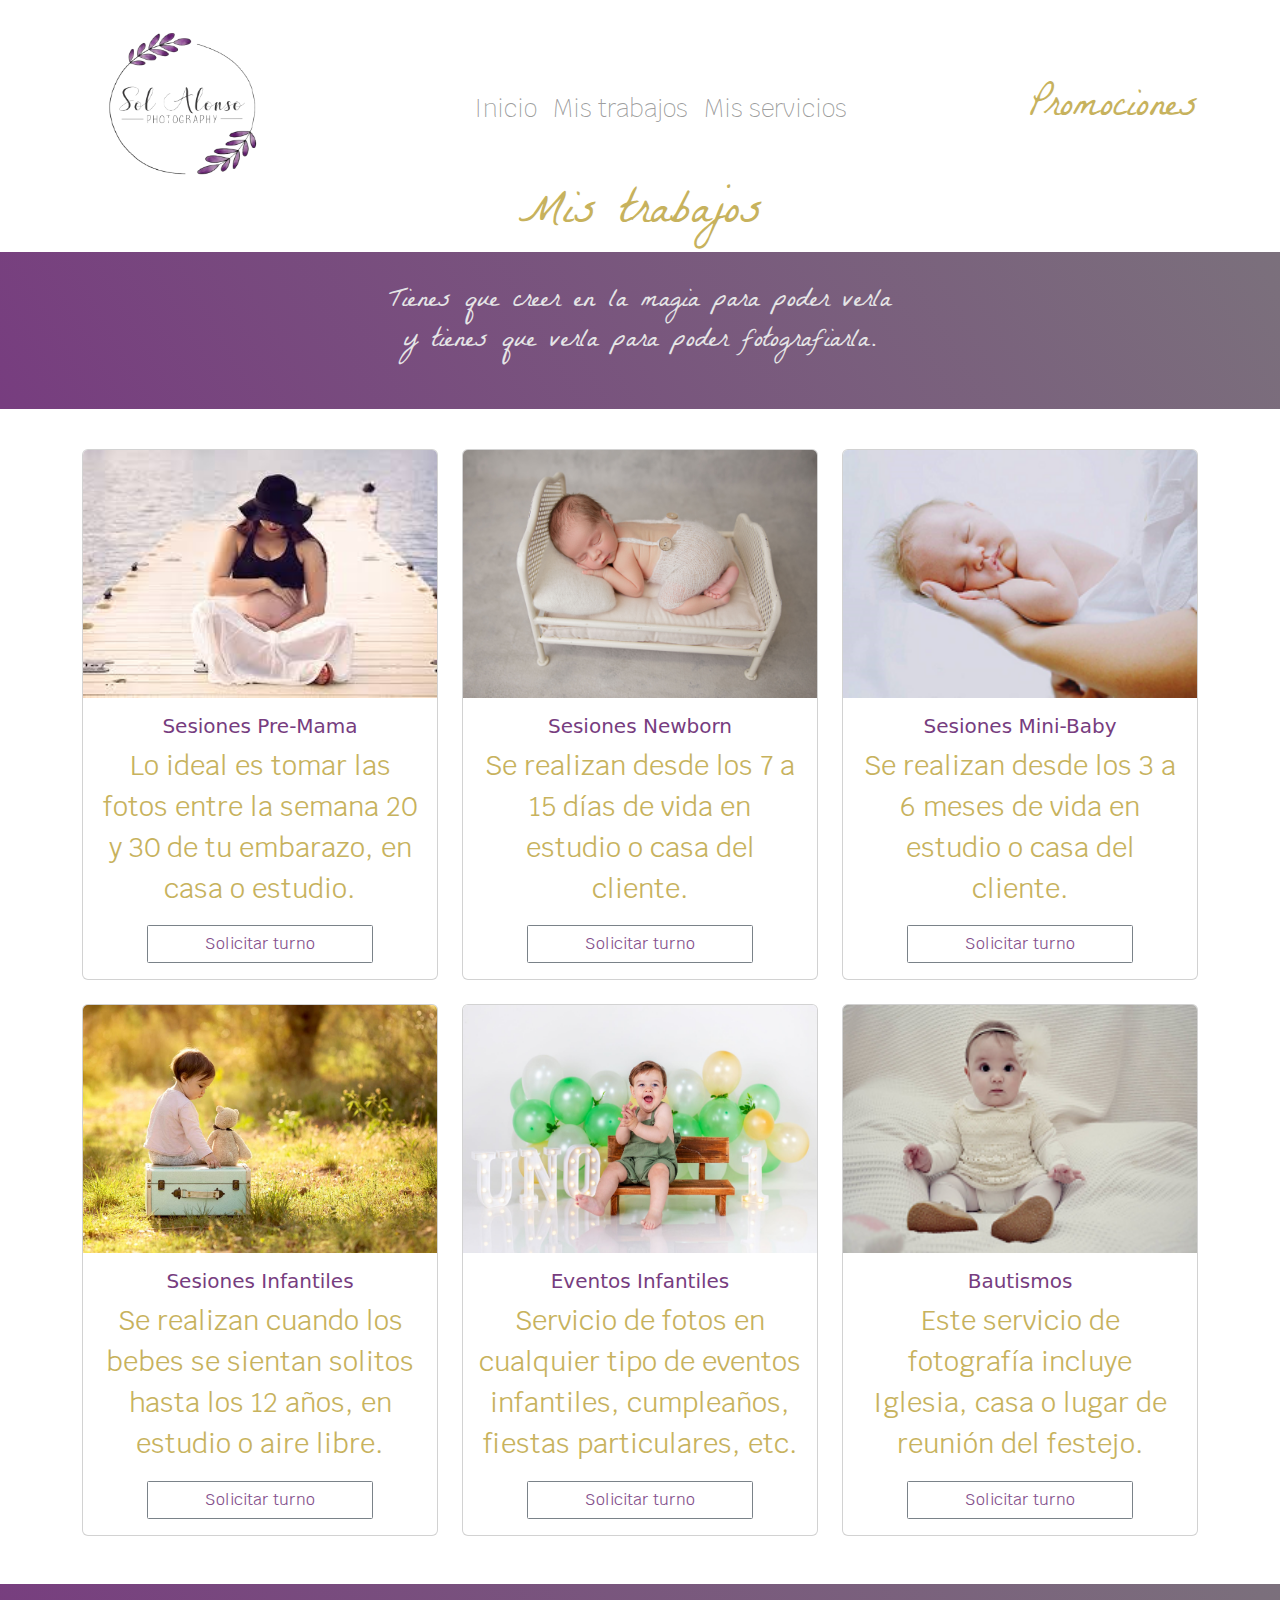
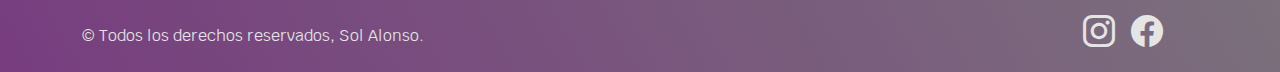
<file: trabajos.html>
<!DOCTYPE html>
<html lang="en">
<head>
    <meta charset="UTF-8">
    <meta name="viewport" content="width=device-width, initial-scale=1.0">
    <link rel="icon" type="image/x-icon" href="./camara-favi.png">
    <title>Mis Trabajos</title>
    <link rel="stylesheet" href="https://cdn.jsdelivr.net/npm/bootstrap-icons@1.11.3/font/bootstrap-icons.min.css">
    <link href="https://cdn.jsdelivr.net/npm/bootstrap@5.3.3/dist/css/bootstrap.min.css" rel="stylesheet" integrity="sha384-QWTKZyjpPEjISv5WaRU9OFeRpok6YctnYmDr5pNlyT2bRjXh0JMhjY6hW+ALEwIH" crossorigin="anonymous">
    <link rel="stylesheet" href="estilos.css">
    <link rel="stylesheet" href="https://cdn.jsdelivr.net/npm/bootstrap-icons@1.11.3/font/bootstrap-icons.min.css">
    <link rel="preconnect" href="https://fonts.googleapis.com">
    <link rel="preconnect" href="https://fonts.gstatic.com" crossorigin>
    <link href="https://fonts.googleapis.com/css2?family=Bona+Nova+SC:ital,wght@0,400;0,700;1,400&family=Krub:ital,wght@0,200;0,300;0,400;0,500;0,600;0,700;1,200;1,300;1,400;1,500;1,600;1,700&family=La+Belle+Aurore&display=swap" rel="stylesheet">
</head>
<body>
<!--Barra nav-->
<div class="container">
  <nav class="navbar navbar-expand-lg  barra-nav">
    <div class="container">
      <a class="navbar-brand" href="index.html">
          <img class="borde-logo" src="./logosol.png" alt="Sol Alonso">
      </a>
      <button class="navbar-toggler" type="button" data-bs-toggle="collapse" data-bs-target="#navbarNav" aria-controls="navbarNav" aria-expanded="false" aria-label="Toggle navigation">
        <span class="navbar-toggler-icon"></span>
      </button>
      <div class="collapse navbar-collapse" id="navbarNav">
        <ul class="navbar-nav">
          <li class="nav-item">
            <a class="nav-link active" aria-current="page" href="#"></a>
          </li>
          <li class="nav-item">
            <a class="nav-link" href="index.html">Inicio</a>
          </li> 
          <li class="nav-item">
            <a class="nav-link" href="trabajos.html">Mis trabajos</a>
          </li>
          <li class="nav-item">
            <a class="nav-link" href="servicios.html">Mis servicios</a>
          </li>
        </ul>
      </div>
    </div>
    <a class="nav-link" id="color-a" href="promo.html">Promociones</a>
  </nav>     
</div> 
<div class="container text-center mt-3">
    <h2>Mis trabajos</h2>
</div>     
<div class="container-fluid text-center mt-2 contenedor-p">
   <p id="color-p">Tienes que creer en la magia para poder verla <br> 
          y tienes que verla para poder fotografiarla.</p>
</div>       

<div class="container mt-3 text-center ">
    <div class="row">
        <div class="col-md-4 mt-4">
            <div class="card" >
                <img src="./book prmama.jpeg" class="card-img-top d-none d-md-block" alt="...">
                <div class="card-body">
                  <h5 class="card-title">Sesiones Pre-Mama</h5>
                  <p class="card-text">Lo ideal es tomar las fotos entre la semana 20 y 30 de tu embarazo, en casa o estudio.</p>
                  <a href="formulario.html" class="btn btn-outline-secondary boton-tarjeta">Solicitar turno</a>
                </div>
              </div>
        </div>

        <div class="col-md-4 mt-4">
            <div class="card" >
                <img src="./bookNewborn.jpg" class="card-img-top d-none d-md-block" alt="...">
                <div class="card-body">
                  <h5 class="card-title">Sesiones Newborn</h5>
                  <p class="card-text">Se realizan desde los 7 a 15 días de vida en estudio o casa del cliente.</p>
                  <a href="formulario.html" class="btn btn-outline-secondary boton-tarjeta">Solicitar turno</a>
                </div>
              </div>
        </div>

        <div class="col-md-4 mt-4">
            <div class="card" >
                <img src="./mini3.png" class="card-img-top d-none d-md-block" alt="...">
                <div class="card-body">
                  <h5 class="card-title">Sesiones Mini-Baby</h5>
                  <p class="card-text">Se realizan desde los 3 a 6 meses de vida en estudio o casa del cliente.</p>
                  <a href="formulario.html" class="btn btn-outline-secondary boton-tarjeta">Solicitar turno</a>
                </div>
              </div>
        </div>
    </div>
    <div class="row">
        <div class="col-md-4 mt-4">
            <div class="card" >
                <img src="./bookintantil.jpg" class="card-img-top d-none d-md-block" alt="...">
                <div class="card-body">
                  <h5 class="card-title">Sesiones Infantiles</h5>
                  <p class="card-text">Se realizan cuando los bebes se sientan solitos hasta los 12 años, en estudio o aire libre.</p>
                  <a href="formulario.html" class="btn btn-outline-secondary boton-tarjeta">Solicitar turno</a>
                </div>
              </div>
        </div>

        <div class="col-md-4 mt-4">
            <div class="card" >
                <img src="./bookcumple.jpg" class="card-img-top d-none d-md-block" alt="...">
                <div class="card-body">
                  <h5 class="card-title">Eventos Infantiles</h5>
                  <p class="card-text">Servicio de fotos en cualquier tipo de eventos infantiles, cumpleaños, fiestas particulares, etc.</p>
                  <a href="formulario.html" class="btn btn-outline-secondary boton-tarjeta">Solicitar turno</a>
                </div>
              </div>
        </div>

        <div class="col-md-4 mt-4">
            <div class="card" >
                <img src="./tere-bau.png" class="card-img-top d-none d-md-block" alt="...">
                <div class="card-body">
                  <h5 class="card-title">Bautismos</h5>
                  <p class="card-text">Este servicio de fotografía incluye Iglesia, casa o lugar de reunión del festejo.</p>
                  <a href="formulario.html" class="btn btn-outline-secondary boton-tarjeta">Solicitar turno</a>
                </div>
              </div>
        </div>
    </div>
</div>

<footer class="pie mt-5" >
        <div class="container">
          <div class="row">
            <div class="col-md-10 mt-3 d-flex align-items-center">
              <span class="pie-span mb-3 mb-md-0 ">© Todos los derechos reservados, Sol Alonso.</span>
            </div> 
            <ul class="col col-md-2 mt-4 justify-content-center list-unstyled d-flex">
              <li class="ms-3"><a class="iconos" href="https://www.instagram.com/?hl=es" target="_blank"><i class="bi bi-instagram"></i></a></li>
              <li class="ms-3"><a class="iconos" href="https://www.facebook.com/" target="_blank"><i class="bi bi-facebook"  ></i></a></li>
            </ul>
          </div>
        </div>
</footer>   
    
<script src="https://cdn.jsdelivr.net/npm/bootstrap@5.3.3/dist/js/bootstrap.bundle.min.js" integrity="sha384-YvpcrYf0tY3lHB60NNkmXc5s9fDVZLESaAA55NDzOxhy9GkcIdslK1eN7N6jIeHz" crossorigin="anonymous"></script>  
</body>
</html>
</file>
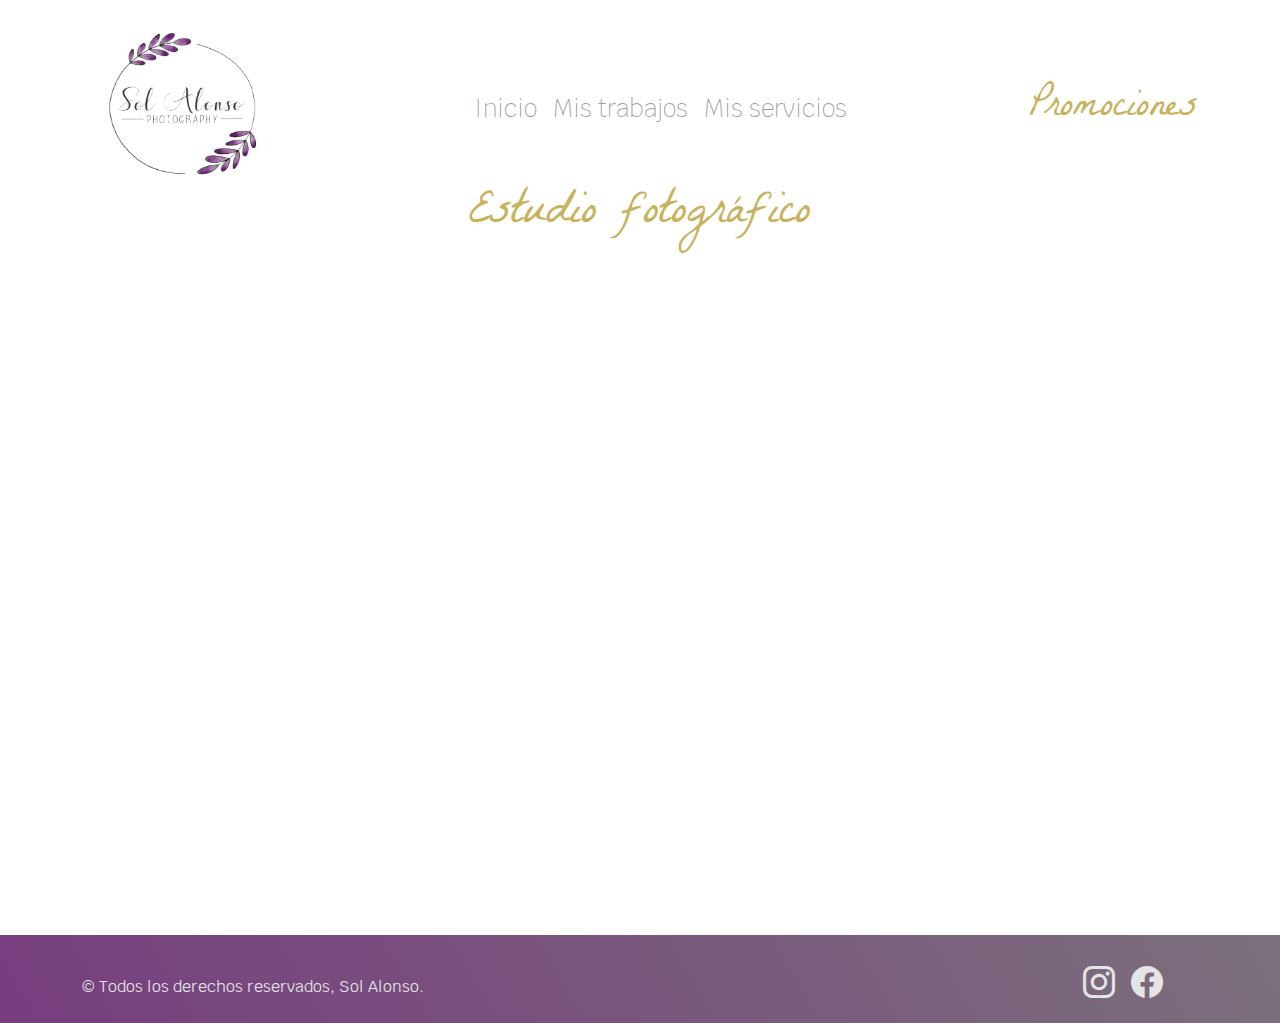
<file: video.html>
<!DOCTYPE html>
<html lang="en">
<head>
    <meta charset="UTF-8">
    <meta name="viewport" content="width=device-width, initial-scale=1.0">
    <link rel="icon" type="image/x-icon" href="./camara-favi.png">
    <title>Video</title>
    <link rel="stylesheet" href="https://cdn.jsdelivr.net/npm/bootstrap-icons@1.11.3/font/bootstrap-icons.min.css">
    <link href="https://cdn.jsdelivr.net/npm/bootstrap@5.3.3/dist/css/bootstrap.min.css" rel="stylesheet" integrity="sha384-QWTKZyjpPEjISv5WaRU9OFeRpok6YctnYmDr5pNlyT2bRjXh0JMhjY6hW+ALEwIH" crossorigin="anonymous">
    <link rel="stylesheet" href="estilos.css">
    <link rel="stylesheet" href="https://cdn.jsdelivr.net/npm/bootstrap-icons@1.11.3/font/bootstrap-icons.min.css">
    <link rel="preconnect" href="https://fonts.googleapis.com">
    <link rel="preconnect" href="https://fonts.gstatic.com" crossorigin>
    <link href="https://fonts.googleapis.com/css2?family=Bona+Nova+SC:ital,wght@0,400;0,700;1,400&family=Krub:ital,wght@0,200;0,300;0,400;0,500;0,600;0,700;1,200;1,300;1,400;1,500;1,600;1,700&family=La+Belle+Aurore&display=swap" rel="stylesheet">
</head>
<body>
<!--Barra nav-->
<div class="container">
    <nav class="navbar navbar-expand-lg  barra-nav">
      <div class="container">
        <a class="navbar-brand" href="index.html">
            <img class="borde-logo" src="./logosol.png" alt="Sol Alonso">
        </a>
        <button class="navbar-toggler" type="button" data-bs-toggle="collapse" data-bs-target="#navbarNav" aria-controls="navbarNav" aria-expanded="false" aria-label="Toggle navigation">
          <span class="navbar-toggler-icon"></span>
        </button>
        <div class="collapse navbar-collapse" id="navbarNav">
          <ul class="navbar-nav">
            <li class="nav-item">
              <a class="nav-link active" aria-current="page" href="#"></a>
            </li>
            <li class="nav-item">
              <a class="nav-link" href="porfolio.html">Inicio</a>
            </li> 
            <li class="nav-item">
              <a class="nav-link" href="trabajos.html">Mis trabajos</a>
            </li>
            <li class="nav-item">
              <a class="nav-link" href="servicios.html">Mis servicios</a>
            </li>
          </ul>
        </div>
      </div>
      <a class="nav-link" id="color-a" href="promo.html">Promociones</a>
    </nav>     
 </div>
<!--Video-->
<section class="container-fluid text-center mt-3">
    <h2>Estudio fotográfico</h2>
<div class="container mt-3">
    <div class="ratio ratio-16x9">
        <iframe width="560" height="315" src="https://www.youtube.com/embed/H376xVgADds?si=WIu2eoAUH09zD9zV" title="YouTube video player" frameborder="0" allow="accelerometer; autoplay; clipboard-write; encrypted-media; gyroscope; picture-in-picture; web-share" referrerpolicy="strict-origin-when-cross-origin" allowfullscreen></iframe>    </div>
</div>
</section>
<footer class="pie mt-5">
  <div class="container">
    <div class="row">
      <div class="col-md-10 mt-3 d-flex align-items-center">
        <span class="pie-span mb-3 mb-md-0 ">© Todos los derechos reservados, Sol Alonso.</span>
      </div> 
      <ul class="col col-md-2 mt-4 justify-content-center list-unstyled d-flex">
        <li class="ms-3"><a class="iconos" href="https://www.instagram.com/?hl=es" target="_blank"><i class="bi bi-instagram"></i></a></li>
        <li class="ms-3"><a class="iconos" href="https://www.facebook.com/" target="_blank"><i class="bi bi-facebook"  ></i></a></li>
      </ul>
    </div>
  </div>
</footer>        
<script src="https://cdn.jsdelivr.net/npm/bootstrap@5.3.3/dist/js/bootstrap.bundle.min.js" integrity="sha384-YvpcrYf0tY3lHB60NNkmXc5s9fDVZLESaAA55NDzOxhy9GkcIdslK1eN7N6jIeHz" crossorigin="anonymous"></script>  
</body>
</html>
</file>
<file: estilos.css>
#contenedor-foto{
    background-image: url(./estudiob&n.jpg);
    background-repeat: no-repeat;
    background-size: cover;
    background-attachment: fixed;
    background-position:center;
}
h1{
    font-size: 3.9rem;
    font-family: "La Belle Aurore", cursive;
    color: #fff;
}
span{
    color: #c7b25d;
    font-size: 1.8rem;
    font-family: "Krub", sans-serif;
}
.btn{
    border-radius: 1.5px;
}
.boton{
    opacity: 0.9;
    color:#773d7f;
    font-weight:unset;
    font-family: "Krub", sans-serif;
    font-size: 1.3rem;
    width: 100% !important;
}
.boton-c{
    opacity: 0.9;
    color:#c7b25d;
    font-weight:unset;
    font-family: "Krub", sans-serif;
    font-size: 1.3rem;
    width: 100% !important;
}
.boton-tarjeta{
    opacity: 0.9;
    color:#773d7f;
    font-weight:unset;
    font-family: "Krub", sans-serif;
    font-size: 1rem;
    width: 70% !important;
}
#wp{
    color: #40C351;
}
.titulo-card{
    font-family: "La Belle Aurore", cursive !important;
    font-size: 2.5rem !important;
    color: #773d7f;
}
.contenedor-p{
    background-image: linear-gradient(60deg, #773d7f, #7b707c);
    padding-bottom: 30px;
    padding-top: 30px;
}
#color-p{
    color:#e5e5e6;
    font-family: "La Belle Aurore", cursive;
}
#letras-formulario{
    color: #773d7f;
    font-family:"Krub", sans-serif; 
    font-weight:unset;
    font-size: 1.1rem;
}
h2{
    color: #c7b25d;
    font-size: 3rem;
    font-family: "La Belle Aurore", cursive;
}
.card-title{
    color: #773d7f !important;
}
.slide{
    margin-top: 10px;
}
.slide img{
    height: 95vh;
}

#texto-sol{
    font-family:"La Belle Aurore", cursive;
    font-size: 5rem;
}
#span-fotogra{
    text-align: center;
    align-items: center;
}
.borde-logo{
    border-radius: 50%;
    height: 10rem;
    width: 11rem;
}
.navbar {
    display: flex;
    justify-content: center;
    align-items: center;
    width: 100%;
    padding: 0;
    font-family: "Krub", sans-serif;
    font-weight:lighter;
    font-size: 1.5rem !important;
}

.navbar .container {
    display: flex;
    justify-content: space-between;
    align-items: center;
    max-width: 1200px;
    width: 100%;
}

.navbar-collapse {
    display: flex;
    justify-content: center;
    opacity: 0.6;
    margin: 0 26px;
  
}

.navbar-nav {
    display: flex;
    justify-content: center;
}
.container-carru {
    border-radius: 2rem !important;
}

.barra-nav{
   top: 1.5rem;
}
.pie{ 
    background-image: linear-gradient(60deg, #773d7f, #7b707c);
}
.pie-span{
    font-size: 1rem !important;
    color: #e5e5e6 !important;
}
p{
    color: #c7b25d;
    font-family:"Krub", sans-serif;
    font-size: 1.7rem;
    font-weight:inherit;
}
#p-parrafo{
    color: #c7b25d;
    font-family:"Krub", sans-serif;
    font-size: 1.3rem;
    font-weight:inherit;
}
.iconos{
    color: #e5e5e6;
    font-size: 2rem;
}

#color-a{
    color: #c7b25d;
    font-family: "La Belle Aurore", cursive;
    font-size: 2.5rem;
    font-weight: lighter;
}
#titulo-se{
    font-size: 0.9rem;
    color: #773d7f;
}

.circulo{
    border-radius: 50%;
    background-color: #773d7f;
    height: 9.8rem;
    width: 9.8rem;
    margin: auto;
}
h3{
    font-size: 2.4rem;
    color: #773d7f;
    font-family:"La Belle Aurore", cursive;
}
h4{
    font-size: 1.02rem;
    color: #773d7f;
    font-family:"Krub", sans-serif; 
}
.ver{
    text-align: center;
}

.icono-ser{
    font-size: 6rem !important;
    color:#e5e5e6 !important;
}
.btn-s{
    background-color: #773d7f !important;
    color: #e5e5e6 !important;
    font-family:"Krub", sans-serif;
}

.letra-titulo-modal{
    font-family: "La Belle Aurore";
    font-size: 2rem !important;
}
#letra-modal{
    font-family: "Krub";
    font-size: 1rem;
    color: #773d7f;
}
.card-img-top{
    height: 15.5rem !important;
}
.texto-h4{
    margin-left: auto;
}
</file>
